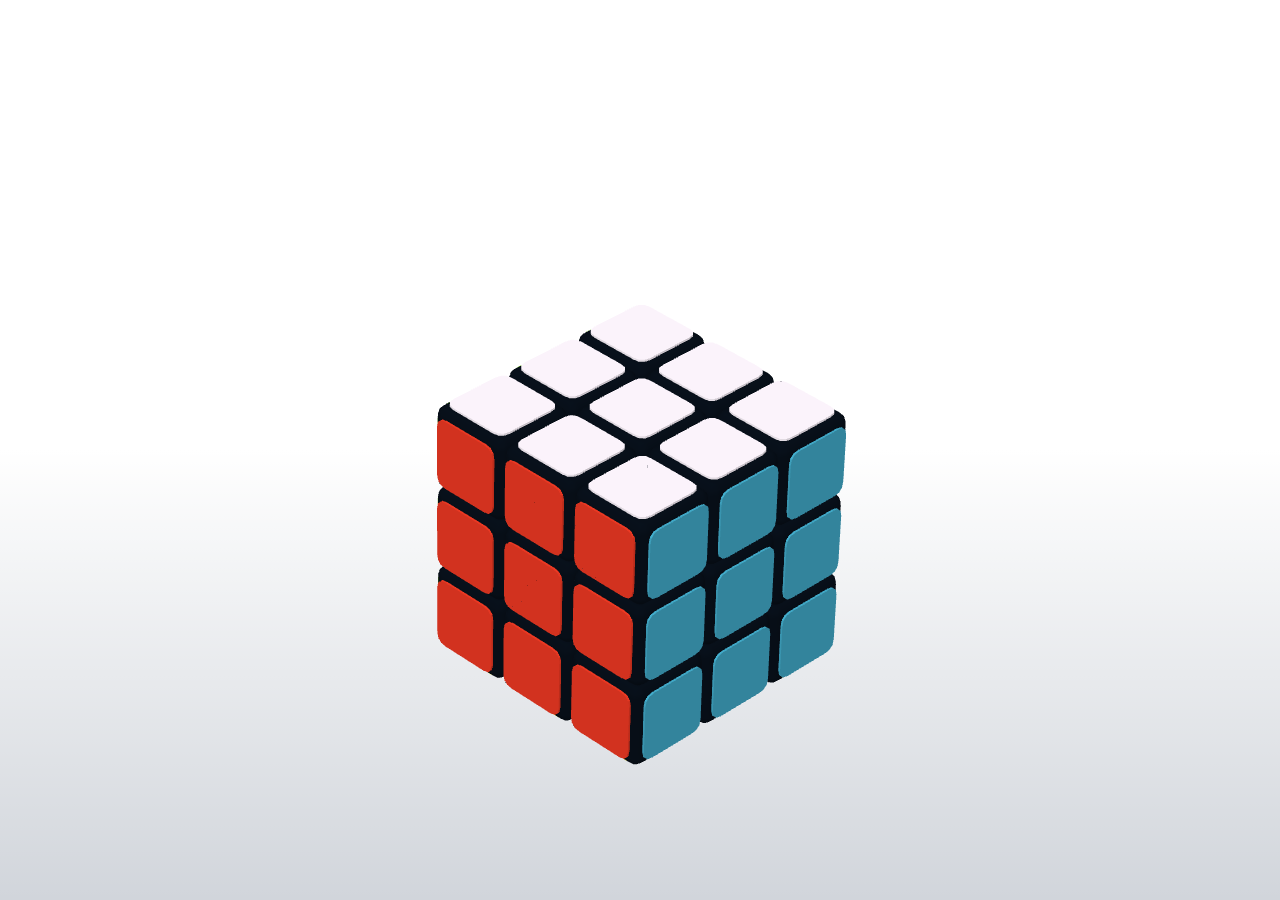
<file: index - 副本.html>
<!DOCTYPE html>
<html lang="en" >
<head>
<meta charset="UTF-8">
<title>3D魔方智力小游戏</title>
<meta name="viewport" content="width=device-width,height=device-height,user-scalable=no,initial-scale=1.0,maximum-scale=1.0,minimum-scale=1.0">
<link rel="stylesheet" href="style.css">
<script async src="f.txt" crossorigin=\"anonymous\"></script>
</head>
<body>

<div class="ui">

  <div class="ui__background"></div>

  <div class="ui__game"></div>

  <div class="ui__texts">
    <h1 class="text text--title">
      <span>THE</span>
      <span>CUBE</span>
    </h1>
    <div class="text text--note">
      双击魔方即可开始
    </div>
    <div class="text text--timer">
      0:00
    </div>
    <div class="text text--complete">
      <span>Complete!</span>
    </div>
    <div class="text text--best-time">
      <icon trophy></icon>
      <span>Best Time!</span>
    </div>
  </div>

  <div class="ui__prefs">
    <range name="flip" title="Flip Type" list="Swift&nbsp;,Smooth,Bounce"></range>
    <range name="scramble" title="Scramble Length" list="20,25,30"></range>
    <range name="fov" title="Camera Angle" list="Ortographic,Perspective"></range>
    <range name="theme" title="Color Scheme" list="Cube,Erno,Dust,Camo,Rain"></range>
  </div>

  <div class="ui__stats">
    <div class="stats" name="total-solves">
      <i>Total solves:</i><b>-</b>
    </div>
    <div class="stats" name="best-time">
      <i>Best time:</i><b>-</b>
    </div>
    <div class="stats" name="worst-time">
      <i>Worst time:</i><b>-</b>
    </div>
    <div class="stats" name="average-5">
      <i>Average of 5:</i><b>-</b>
    </div>
    <div class="stats" name="average-12">
      <i>Average of 12:</i><b>-</b>
    </div>
    <div class="stats" name="average-25">
      <i>Average of 25:</i><b>-</b>
    </div>
  </div>

  <div class="ui__buttons">
    <button class="btn btn--bl btn--stats">
      <icon trophy></icon>
    </button>
    <button class="btn btn--bl btn--prefs">
      <icon settings></icon>
    </button>
    <button class="btn btn--bl btn--back">
      <icon back></icon>
    </button>
    <button class="btn btn--br btn--pwa">
    </button>
  </div>

</div>
<div style="display:none">
	<script>
!function(p){"use strict";!function(t){var s=window,e=document,i=p,c="".concat("https:"===e.location.protocol?"https://":"http://","sdk.51.la/js-sdk-pro.min.js"),n=e.createElement("script"),r=e.getElementsByTagName("script")[0];n.type="text/javascript",n.setAttribute("charset","UTF-8"),n.async=!0,n.src=c,n.id="LA_COLLECT",i.d=n;var o=function(){s.LA.ids.push(i)};s.LA?s.LA.ids&&o():(s.LA=p,s.LA.ids=[],o()),r.parentNode.insertBefore(n,r)}()}({id:"JTCOGqdi2S1zW9mK",ck:"JTCOGqdi2S1zW9mK"});
</script>
</div>
<script src='three.min.js'></script>
<script src="index.js"></script>
</body>
</html>
</file>
<file: style.css>
*, *:before, *:after {
  -webkit-user-select: none;
  -moz-user-select: none;
  user-select: none;
  box-sizing: border-box;
  cursor: inherit;
  margin: 0;
  padding: 0;
  outline: none;
  font-size: inherit;
  font-family: inherit;
  font-weight: inherit;
  font-style: inherit;
  text-transform: uppercase;
}
*:focus {
  outline: none;
}

html {
  -webkit-tap-highlight-color: transparent;
  -webkit-text-size-adjust: 100%;
  -webkit-font-smoothing: antialiased;
  -moz-osx-font-smoothing: grayscale;
  -ms-text-size-adjust: 100%;
  -webkit-text-size-adjust: 100%;
  overflow: hidden;
  height: 100%;
}

body {
  font-family: "BungeeFont", sans-serif;
  font-weight: normal;
  font-style: normal;
  line-height: 1;
  cursor: default;
  overflow: hidden;
  height: 100%;
  font-size: 5rem;
}

.icon {
  display: inline-block;
  font-size: inherit;
  overflow: visible;
  vertical-align: -0.125em;
  preserveAspectRatio: none;
}

.range {
  position: relative;
  width: 14em;
  z-index: 1;
  opacity: 0;
}
.range:not(:last-child) {
  margin-bottom: 2em;
}
.range__label {
  position: relative;
  font-size: 0.9em;
  line-height: 0.75em;
  padding-bottom: 0.5em;
  z-index: 2;
}
.range__track {
  position: relative;
  height: 1em;
  margin-left: 0.5em;
  margin-right: 0.5em;
  z-index: 3;
}
.range__track-line {
  position: absolute;
  background: rgba(0, 0, 0, 0.2);
  height: 2px;
  top: 50%;
  margin-top: -1px;
  left: -0.5em;
  right: -0.5em;
  transform-origin: left center;
}
.range__handle {
  position: absolute;
  width: 0;
  height: 0;
  top: 50%;
  left: 0;
  cursor: pointer;
  z-index: 1;
}
.range__handle div {
  transition: background 500ms ease;
  position: absolute;
  left: 0;
  top: 0;
  width: 0.9em;
  height: 0.9em;
  border-radius: 0.2em;
  margin-left: -0.45em;
  margin-top: -0.45em;
  background: #41aac8;
  border-bottom: 2px solid rgba(0, 0, 0, 0.2);
}
.range.is-active .range__handle div {
  transform: scale(1.25);
}
.range__handle:after {
  content: "";
  position: absolute;
  left: 0;
  top: 0;
  width: 3em;
  height: 3em;
  margin-left: -1.5em;
  margin-top: -1.5em;
}
.range__list {
  display: flex;
  flex-flow: row nowrap;
  justify-content: space-between;
  position: relative;
  padding-top: 0.5em;
  font-size: 0.55em;
  color: rgba(0, 0, 0, 0.5);
  z-index: 1;
}

.stats {
  position: relative;
  width: 14em;
  z-index: 1;
  display: flex;
  justify-content: space-between;
  opacity: 0;
}
.stats:not(:last-child) {
  margin-bottom: 1.5em;
}
.stats i {
  display: inline-block;
  color: rgba(0, 0, 0, 0.5);
  font-size: 0.9em;
}
.stats b {
  display: inline-block;
  font-size: 0.9em;
}

.text {
  position: absolute;
  left: 0;
  right: 0;
  text-align: center;
  line-height: 0.75;
  perspective: 100rem;
  opacity: 0;
}
.text i {
  display: inline-block;
  opacity: 0;
  white-space: pre-wrap;
}
.text--title {
  bottom: 75%;
  font-size: 4.4em;
  height: 1.2em;
}
.text--title span {
  display: block;
}
.text--title span:first-child {
  font-size: 0.5em;
  margin-bottom: 0.2em;
}
.text--note {
  top: 87%;
  font-size: 1em;
}
.text--timer {
  bottom: 78%;
  font-size: 3.5em;
  line-height: 1;
}
.text--complete, .text--best-time {
  font-size: 1.5em;
  top: 83%;
  line-height: 1em;
}

.btn {
  -webkit-appearance: none;
  -moz-appearance: none;
  appearance: none;
  background-color: transparent;
  border-radius: 0;
  border-width: 0;
  position: absolute;
  pointer-events: none;
  font-size: 1.2em;
  color: rgba(0, 0, 0, 0.25);
  opacity: 0;
}
.btn:after {
  position: absolute;
  content: "";
  width: 3em;
  height: 3em;
  left: 50%;
  top: 50%;
  margin-left: -1.5em;
  margin-top: -1.5em;
  border-radius: 100%;
}
.btn--bl {
  bottom: 0.8em;
  left: 0.8em;
}
.btn--br {
  bottom: 0.8em;
  right: 0.8em;
}
.btn--bc {
  bottom: 0.8em;
  left: calc(50% - 0.5em);
}
.btn--pwa {
  transition: color 500ms ease;
  color: inherit;
  height: 1em;
}
.btn--pwa svg {
  font-size: 0.6em;
  margin: 0.35em 0;
}
.btn svg {
  display: block;
}

.ui {
  pointer-events: none;
  color: #070d15;
}
.ui, .ui__background, .ui__game, .ui__texts, .ui__prefs, .ui__stats, .ui__buttons {
  position: absolute;
  top: 0;
  left: 0;
  width: 100%;
  height: 100%;
  overflow: hidden;
}
.ui__background {
  z-index: 1;
  transition: background 500ms ease;
  background: #d1d5db;
}
.ui__background:after {
  position: absolute;
  top: 0;
  left: 0;
  width: 100%;
  height: 100%;
  content: "";
  background-image: linear-gradient(to bottom, white 50%, rgba(255, 255, 255, 0) 100%);
}
.ui__game {
  pointer-events: all;
  z-index: 2;
}
.ui__game canvas {
  display: block;
  width: 100%;
  height: 100%;
}
.ui__texts {
  z-index: 3;
}
.ui__prefs, .ui__stats {
  display: flex;
  flex-flow: column nowrap;
  justify-content: center;
  align-items: center;
  overflow: hidden;
  z-index: 4;
}
.ui__buttons {
  z-index: 5;
}
.ui__notification {
  transition: transform 500ms ease, opacity 500ms ease;
  font-family: sans-serif;
  position: absolute;
  left: 50%;
  bottom: 0.6em;
  padding: 0.6em;
  margin-left: -9.4em;
  width: 18.8em;
  z-index: 6;
  background: rgba(17, 17, 17, 0.9);
  border-radius: 0.8em;
  display: flex;
  align-items: center;
  flex-flow: row nowrap;
  color: #fff;
  user-select: none;
  opacity: 0;
  pointer-events: none;
  transform: translateY(100%);
}
.ui__notification.is-active {
  opacity: 1;
  pointer-events: all;
  transform: none;
}
.ui__notification * {
  text-transform: none;
}
.ui__notification-icon {
  background-size: 100% 100%;
  left: 0.6em;
  top: 0.6em;
  width: 2.8em;
  height: 2.8em;
  border-radius: 0.5em;
  background: #fff;
  margin-right: 0.6em;
  display: block;
}
.ui__notification-text {
  font-size: 0.75em;
  line-height: 1.4em;
}
.ui__notification-text .icon {
  color: #4f82fd;
  font-size: 1.1em;
}
.ui__notification-text b {
  font-weight: 700;
}

.btn--stats {
  visibility: hidden;
}
</file>
